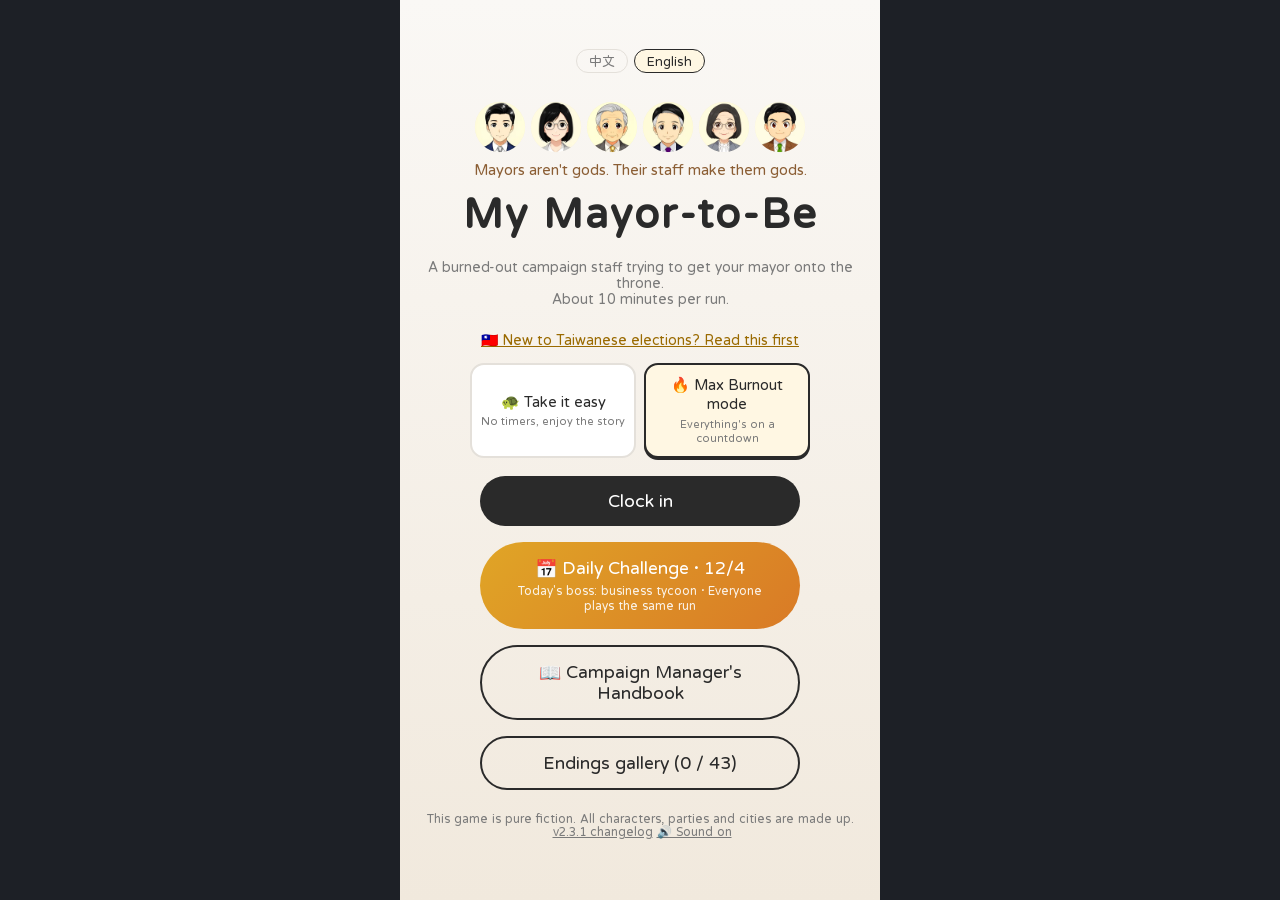
<file: index.html>
<!doctype html>
<html lang="zh-Hant">
<head>
<meta charset="utf-8">
<meta name="viewport" content="width=device-width, initial-scale=1, viewport-fit=cover">
<title>我推的市長</title>
<meta name="description" content="爆肝的幕僚團隊，想辦法把你的市長送上寶座。">
<meta property="og:title" content="我推的市長">
<meta property="og:description" content="你是爆肝的競選總幹事，老闆是抽到的。十分鐘，把老闆送上市長寶座。">
<meta property="og:type" content="website">
<meta property="og:url" content="https://mochachen1225-create.github.io/my-mayor/">
<meta property="og:image" content="https://mochachen1225-create.github.io/my-mayor/og.png">
<meta property="og:image:width" content="1200">
<meta property="og:image:height" content="630">
<meta property="og:locale" content="zh_TW">
<meta name="twitter:card" content="summary_large_image">
<meta name="twitter:title" content="我推的市長">
<meta name="twitter:description" content="你是爆肝的競選總幹事，老闆是抽到的。十分鐘，把老闆送上市長寶座。">
<meta name="twitter:image" content="https://mochachen1225-create.github.io/my-mayor/og.png">
<link rel="preconnect" href="https://fonts.googleapis.com">
<link rel="preconnect" href="https://fonts.gstatic.com" crossorigin>
<link href="https://fonts.googleapis.com/css2?family=Huninn&display=swap" rel="stylesheet">
<link rel="stylesheet" href="style.css?v=2.3.1">
</head>
<body>
<div id="app"></div>
<script src="js/i18n.js?v=2.3.1"></script>
<script src="js/i18n.en.js?v=2.3.1"></script>
<script src="js/avatar.js?v=2.3.1"></script>
<script src="js/data.js?v=2.3.1"></script>
<script src="js/fx.js?v=2.3.1"></script>
<script src="js/engine.js?v=2.3.1"></script>
<script src="js/game.js?v=2.3.1"></script>
</body>
</html>
</file>
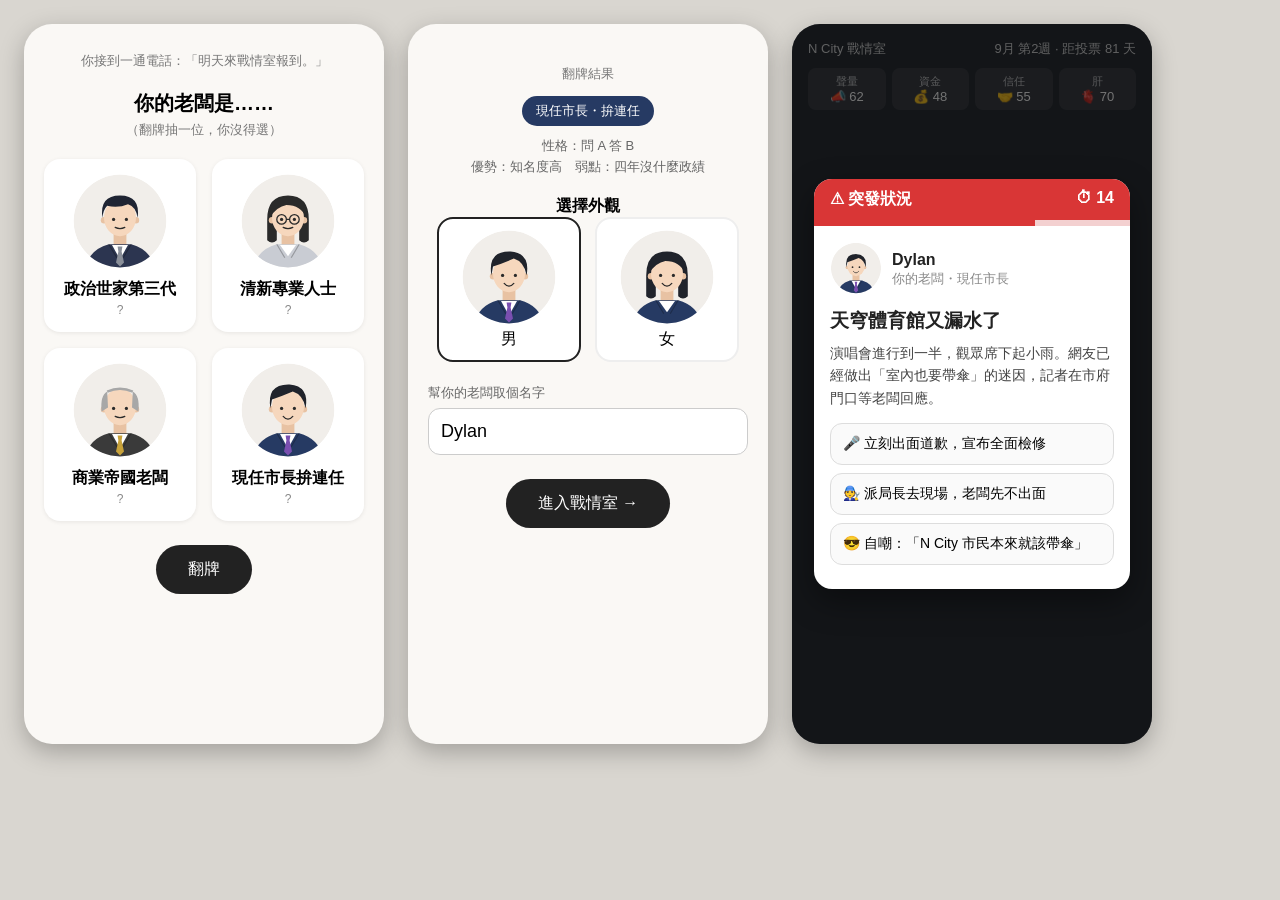
<file: docs/mockups/mockup.html>
<!doctype html>
<html lang="zh-Hant">
<head>
<meta charset="utf-8">
<meta name="viewport" content="width=device-width, initial-scale=1">
<title>我推的市長 — 畫面草圖</title>
<style>
  body { margin: 0; padding: 24px; background: #d9d6d0; font-family: "PingFang TC", "Noto Sans TC", "Microsoft JhengHei", sans-serif; display: flex; gap: 24px; align-items: flex-start; }
  .phone { width: 360px; height: 720px; border-radius: 28px; overflow: hidden; position: relative; box-shadow: 0 8px 24px rgba(0,0,0,.25); }

  /* 畫面一：抽老闆 */
  .draw { background: #faf8f5; padding: 28px 20px; box-sizing: border-box; }
  .draw h1 { font-size: 20px; margin: 8px 0 4px; text-align: center; }
  .draw p.sub { text-align: center; color: #777; font-size: 13px; margin: 0 0 20px; }
  .grid { display: grid; grid-template-columns: 1fr 1fr; gap: 16px; }
  .cand { background: #fff; border-radius: 16px; padding: 14px 8px; text-align: center; box-shadow: 0 1px 4px rgba(0,0,0,.08); }
  .cand svg { width: 96px; height: 96px; }
  .cand b { display: block; font-size: 16px; margin-top: 6px; }
  .cand span { font-size: 12px; color: #888; }
  .btn { display: block; margin: 24px auto 0; background: #222; color: #fff; border: 0; border-radius: 999px; padding: 14px 32px; font-size: 16px; }

  /* 畫面二：取名、選性別 */
  .name { background: #faf8f5; padding: 28px 20px; box-sizing: border-box; text-align: center; }
  .name .type { display: inline-block; background: #263a63; color: #fff; border-radius: 999px; padding: 6px 14px; font-size: 13px; }
  .name .trait { font-size: 13px; color: #666; margin: 10px 0 18px; line-height: 1.6; }
  .pick { display: flex; gap: 14px; justify-content: center; }
  .pick div { background: #fff; border: 2px solid #eee; border-radius: 16px; padding: 10px; width: 120px; }
  .pick div.on { border-color: #222; }
  .pick svg { width: 96px; height: 96px; }
  .field { margin: 22px 0 6px; text-align: left; font-size: 13px; color: #666; }
  .input { border: 1.5px solid #ccc; border-radius: 12px; padding: 12px; font-size: 18px; text-align: left; background: #fff; }

  /* 畫面三：戰情室＋緊急卡牌 */
  .room { background: #2b2f36; color: #fff; }
  .hud { padding: 16px; font-size: 13px; }
  .hud .top { display: flex; justify-content: space-between; opacity: .8; }
  .stats { display: grid; grid-template-columns: repeat(4, 1fr); gap: 6px; margin-top: 10px; }
  .stat { background: rgba(255,255,255,.08); border-radius: 8px; padding: 6px; text-align: center; }
  .stat i { display: block; font-style: normal; font-size: 11px; opacity: .7; }
  .overlay { position: absolute; inset: 0; background: rgba(0,0,0,.55); display: flex; align-items: center; justify-content: center; }
  .card { width: 316px; background: #fff; color: #222; border-radius: 18px; overflow: hidden; box-shadow: 0 12px 32px rgba(0,0,0,.4); }
  .card .head { background: #d93636; color: #fff; padding: 10px 16px; font-weight: bold; display: flex; justify-content: space-between; }
  .timer { height: 6px; background: #f3d0d0; }
  .timer div { height: 100%; width: 70%; background: #d93636; }
  .card .body { padding: 16px; }
  .who { display: flex; align-items: center; gap: 10px; margin-bottom: 10px; }
  .who svg { width: 52px; height: 52px; }
  .who small { color: #888; }
  .card h2 { font-size: 19px; margin: 4px 0 8px; }
  .card p { font-size: 14px; line-height: 1.6; margin: 0 0 14px; color: #444; }
  .opt { display: block; width: 100%; text-align: left; border: 1.5px solid #ddd; background: #fafafa; border-radius: 12px; padding: 11px 12px; font-size: 14px; margin-bottom: 8px; }
</style>
</head>
<body>

<div class="phone draw">
  <p class="sub">你接到一通電話：「明天來戰情室報到。」</p>
  <h1>你的老闆是……</h1>
  <p class="sub">（翻牌抽一位，你沒得選）</p>
  <div class="grid" id="grid"></div>
  <button class="btn">翻牌</button>
</div>

<div class="phone name">
  <p class="sub" style="color:#777;font-size:13px">翻牌結果</p>
  <span class="type">現任市長・拚連任</span>
  <p class="trait">性格：問 A 答 B<br>優勢：知名度高　弱點：四年沒什麼政績</p>
  <b>選擇外觀</b>
  <div class="pick"><div class="on" id="m"></div><div id="f"></div></div>
  <p class="field">幫你的老闆取個名字</p>
  <div class="input">Dylan</div>
  <button class="btn">進入戰情室 →</button>
</div>

<div class="phone room">
  <div class="hud">
    <div class="top"><span>N City 戰情室</span><span>9月 第2週 · 距投票 81 天</span></div>
    <div class="stats">
      <div class="stat"><i>聲量</i>📣 62</div>
      <div class="stat"><i>資金</i>💰 48</div>
      <div class="stat"><i>信任</i>🤝 55</div>
      <div class="stat"><i>肝</i>🫀 70</div>
    </div>
  </div>
  <div class="overlay">
    <div class="card">
      <div class="head"><span>⚠ 突發狀況</span><span>⏱ 14</span></div>
      <div class="timer"><div></div></div>
      <div class="body">
        <div class="who"><span id="boss"></span><div><b>Dylan</b><br><small>你的老闆・現任市長</small></div></div>
        <h2>天穹體育館又漏水了</h2>
        <p>演唱會進行到一半，觀眾席下起小雨。網友已經做出「室內也要帶傘」的迷因，記者在市府門口等老闆回應。</p>
        <button class="opt">🎤 立刻出面道歉，宣布全面檢修</button>
        <button class="opt">🧑‍🔧 派局長去現場，老闆先不出面</button>
        <button class="opt">😎 自嘲：「N City 市民本來就該帶傘」</button>
      </div>
    </div>
  </div>
</div>

<script>
// 簡單扁平風頭像：圓底、圓臉、西裝
function avatar(o) {
  const skin = '#f6d7bd', skinD = '#e8c2a3', ink = '#2a2a2a';
  const back = o.hair === 'bob'
    ? `<path d="M34 58 Q34 28 60 28 Q86 28 86 58 L86 84 Q80 90 74 84 L74 60 L46 60 L46 84 Q40 90 34 84 Z" fill="${o.hairColor}"/>` : '';
  const hair = {
    slick: `<path d="M38 56 Q34 28 60 28 Q86 28 82 56 Q80 42 70 39 Q58 44 44 41 Q39 46 38 56 Z" fill="${o.hairColor}"/>`,
    side:  `<path d="M38 58 Q33 27 62 28 Q87 30 82 58 Q79 41 66 37 Q52 43 40 47 Z" fill="${o.hairColor}"/>`,
    thin:  `<path d="M37 62 Q35 42 44 37 L45 57 Z M83 62 Q85 42 76 37 L75 57 Z" fill="${o.hairColor}"/><path d="M44 37 Q60 30 76 37" stroke="${o.hairColor}" stroke-width="3" fill="none"/>`,
    bob:   `<path d="M37 56 Q37 30 60 30 Q83 30 83 56 Q76 40 58 40 Q46 42 37 56 Z" fill="${o.hairColor}"/>`
  }[o.hair];
  const neckwear = o.tie
    ? `<path d="M50 90 L60 108 L70 90 Z" fill="#fff"/><path d="M57 92 L63 92 L62 98 L65 112 L60 117 L55 112 L58 98 Z" fill="${o.tie}"/>`
    : `<path d="M50 90 L60 104 L70 90 Z" fill="${o.inner || '#fff'}"/>`;
  const glasses = o.glasses
    ? `<g stroke="${ink}" stroke-width="1.6" fill="none"><circle cx="52" cy="58" r="6"/><circle cx="68" cy="58" r="6"/><path d="M58 58 L62 58"/></g>` : '';
  return `<svg viewBox="0 0 120 120"><defs><clipPath id="c${o.id}"><circle cx="60" cy="60" r="58"/></clipPath></defs>
  <g clip-path="url(#c${o.id})"><circle cx="60" cy="60" r="58" fill="#f1eeea"/>
  ${back}
  <rect x="52" y="74" width="16" height="18" fill="${skinD}"/>
  <path d="M16 122 Q20 96 46 89 L74 89 Q100 96 104 122 Z" fill="${o.suit}"/>
  ${neckwear}
  <path d="M46 89 L56 106 M74 89 L64 106" stroke="rgba(0,0,0,.25)" stroke-width="1.5"/>
  <circle cx="40" cy="59" r="4" fill="${skinD}"/><circle cx="80" cy="59" r="4" fill="${skinD}"/>
  <ellipse cx="60" cy="56" rx="20" ry="23" fill="${skin}"/>
  ${hair}
  <circle cx="52" cy="58" r="2" fill="${ink}"/><circle cx="68" cy="58" r="2" fill="${ink}"/>
  ${glasses}
  <path d="M54 68 Q60 ${o.bigSmile ? 75 : 71} 66 68" stroke="${ink}" stroke-width="1.6" fill="none" stroke-linecap="round"/>
  </g></svg>`;
}
const cands = [
  { id: 'A', name: 'Andrew', tag: '政治世家第三代', hair: 'slick', hairColor: '#1f2433', suit: '#2c3550', tie: '#8a8f99' },
  { id: 'B', name: 'Blair', tag: '清新專業人士',   hair: 'bob',   hairColor: '#2a2a2a', suit: '#c9ccd3', inner: '#fff', glasses: true },
  { id: 'C', name: 'Charles', tag: '商業帝國老闆',   hair: 'thin',  hairColor: '#a7a7a7', suit: '#3a3a3a', tie: '#c8a23a' },
  { id: 'D', name: 'Dylan', tag: '現任市長拚連任', hair: 'side',  hairColor: '#20232b', suit: '#263a63', tie: '#7a4fb0', bigSmile: true }
];
document.getElementById('grid').innerHTML = cands.map(c =>
  `<div class="cand">${avatar(c)}<b>${c.tag}</b><span>?</span></div>`).join('');
document.getElementById('boss').innerHTML = avatar({ ...cands[3], id: 'D2' });
document.getElementById('m').innerHTML = avatar({ ...cands[3], id: 'Dm' }) + '<br>男';
document.getElementById('f').innerHTML = avatar({ ...cands[3], id: 'Df', hair: 'bob', tie: null, inner: '#fff', bigSmile: true }) + '<br>女';
</script>
</body>
</html>
</file>
<file: style.css>
:root {
  --paper: #faf8f5;
  --ink: #2a2a2a;
  --muted: #7a7a7a;
  --room: #2b2f36;
  --room2: #353a43;
  --red: #d93636;
  --gold: #e0a526;
  --green: #2e9e6a;
  --card: #fff;
  --line: #e4e0da;
}
/* 表情符號一律用系統彩色 emoji，避免被圓體字型換成黑白圖示 */
@font-face {
  font-family: 'ColorEmoji';
  src: local('Apple Color Emoji'), local('Segoe UI Emoji'), local('Noto Color Emoji');
  unicode-range: U+1F000-1FAFF, U+2600-27BF, U+2B00-2BFF, U+FE0F;
}
* { box-sizing: border-box; -webkit-tap-highlight-color: transparent; }
html, body { margin: 0; height: 100%; }
body {
  font-family: 'ColorEmoji', 'Huninn', 'PingFang TC', 'Noto Sans TC', 'Microsoft JhengHei', sans-serif;
  background: #1d2026;
  color: var(--ink);
  overscroll-behavior: none;
}
#app {
  max-width: 480px; margin: 0 auto; min-height: 100%; height: 100dvh;
  position: relative; overflow: hidden; background: var(--paper);
}
button { font-family: inherit; cursor: pointer; }
.screen { position: absolute; inset: 0; overflow-y: auto; padding: 24px 18px calc(24px + env(safe-area-inset-bottom)); }
.center { text-align: center; }
.muted { color: var(--muted); font-size: 14px; }
.btn {
  display: block; width: 100%; max-width: 320px; margin: 16px auto 0;
  background: var(--ink); color: #fff; border: 0; border-radius: 999px;
  padding: 15px 24px; font-size: 18px;
}
.btn.ghost { background: transparent; color: var(--ink); border: 2px solid var(--ink); }
.btn:active { transform: scale(.97); }

/* 標題畫面 */
.title { display: flex; flex-direction: column; justify-content: center; text-align: center; background: linear-gradient(#faf8f5, #f1e9dd); }
.title h1 { font-size: 44px; margin: 8px 0; letter-spacing: 2px; }
.title .tag { font-size: 16px; color: #8b5e34; margin-bottom: 4px; }
.title .faces { display: flex; justify-content: center; gap: 4px; margin: 18px 0 8px; }
.title .faces svg { width: 52px; height: 52px; }

/* 抽牌 */
.grid { display: grid; grid-template-columns: 1fr 1fr; gap: 14px; margin-top: 18px; }
.flip { perspective: 800px; height: 150px; }
.flip .inner { position: relative; width: 100%; height: 100%; transition: transform .6s; transform-style: preserve-3d; }
.flip.open .inner { transform: rotateY(180deg); }
.flip .face { position: absolute; inset: 0; backface-visibility: hidden; border-radius: 16px; display: flex; flex-direction: column; align-items: center; justify-content: center; box-shadow: 0 2px 6px rgba(0,0,0,.1); }
.flip .front { background: var(--room); color: #fff; font-size: 40px; }
.flip .front small { font-size: 13px; opacity: .7; margin-top: 6px; }
.flip .back { background: #fff; transform: rotateY(180deg); padding: 8px; text-align: center; }
.flip .back svg { width: 72px; height: 72px; }
.flip .back b { font-size: 15px; margin-top: 4px; }
.flip.dim { opacity: .35; }
.flip.pick .back { outline: 3px solid var(--gold); }

/* 設定 */
.badge { display: inline-block; background: var(--room); color: #fff; border-radius: 999px; padding: 6px 14px; font-size: 14px; }
.traits { background: #fff; border-radius: 14px; padding: 12px 14px; margin: 14px 0; font-size: 14px; line-height: 1.7; text-align: left; }
.pick2 { display: flex; gap: 14px; justify-content: center; }
.pick2 button { background: #fff; border: 2.5px solid #eee; border-radius: 16px; padding: 8px; width: 128px; font-size: 16px; }
.pick2 button.on { border-color: var(--ink); }
.pick2 svg { width: 96px; height: 96px; display: block; margin: 0 auto 2px; }
.field { margin: 18px 0 6px; font-size: 14px; color: var(--muted); }
input.name { width: 100%; border: 2px solid #ccc; border-radius: 12px; padding: 12px; font-size: 20px; font-family: inherit; background: #fff; }

/* 戰情室 */
.room { background: var(--room); color: #fff; padding: 0; display: flex; flex-direction: column; }
.hud { padding: 14px 14px 10px; background: rgba(0,0,0,.18); }
.hud .row { display: flex; justify-content: space-between; align-items: center; font-size: 14px; }
.hud .date b { font-size: 16px; }
.hud .clock { font-variant-numeric: tabular-nums; background: rgba(255,255,255,.1); padding: 3px 10px; border-radius: 999px; }
.hud .clock.late { background: #4b3a7a; }
.stats { display: grid; grid-template-columns: repeat(4, 1fr); gap: 5px; }
.stat { background: rgba(255,255,255,.08); border-radius: 10px; padding: 6px 2px 7px; text-align: center; font-size: 14px; white-space: nowrap; }
.stat i { display: block; font-style: normal; font-size: 10.5px; opacity: .7; letter-spacing: -0.3px; }
.stat .bar { height: 4px; background: rgba(255,255,255,.15); border-radius: 4px; margin-top: 4px; overflow: hidden; }
.stat .bar div { height: 100%; background: #9fd3a8; transition: width .5s; }
.stat.low .bar div { background: #ff7a7a; }
.stat.bump { animation: bump .5s; }
@keyframes bump { 50% { transform: scale(1.12); } }
.stage { flex: 1; overflow-y: auto; display: flex; flex-direction: column; align-items: center; justify-content: center; padding: 10px; position: relative; }
.stage .boss svg { width: 132px; height: 132px; }
.stage .who { margin-top: 6px; font-size: 15px; opacity: .85; }
.bubble { background: #fff; color: var(--ink); border-radius: 16px; padding: 10px 14px; margin-bottom: 12px; font-size: 16px; position: relative; max-width: 86%; text-align: center; }
.bubble:after { content: ''; position: absolute; left: 50%; bottom: -8px; margin-left: -8px; border: 8px solid transparent; border-top-color: #fff; border-bottom: 0; }
.bubble.shake { animation: shake .4s; }
@keyframes shake { 25% { transform: translateX(-6px); } 75% { transform: translateX(6px); } }

/* 卡牌 */
.overlay { position: absolute; inset: 0; background: rgba(0,0,0,.55); display: flex; align-items: center; justify-content: center; padding: 14px; z-index: 5; }
.card { width: 100%; max-width: 400px; max-height: 100%; overflow-y: auto; background: var(--card); color: var(--ink); border-radius: 20px; box-shadow: 0 12px 32px rgba(0,0,0,.4); animation: pop .25s ease-out; }
@keyframes pop { from { transform: scale(.85) translateY(20px); opacity: 0; } }
.card .head { padding: 10px 16px; color: #fff; display: flex; justify-content: space-between; align-items: center; font-size: 16px; }
.card .head .q { font-size: 13px; background: rgba(255,255,255,.25); padding: 2px 8px; border-radius: 999px; }
.k-fire .head, .k-crisis .head { background: var(--red); }
.k-main .head { background: #3a5ba0; }
.k-money .head { background: #8a6d1d; }
.k-tv .head { background: #8b1e1e; }
.k-daily .head { background: #4f6d5a; }
.k-build .head { background: #6b4fa0; }
.k-poll .head { background: #2e6f8e; }
.k-topic .head { background: #b5651d; }
.k-policy .head { background: #1f7a6d; }
.timer { height: 7px; background: #eee; }
.timer div { height: 100%; background: var(--red); width: 100%; }
.card .body { padding: 14px 16px 16px; }
.card .who { display: flex; align-items: center; gap: 10px; margin-bottom: 8px; }
.card .who svg { width: 50px; height: 50px; flex: none; }
.card .who small { color: var(--muted); }
.card .eyebrow { font-size: 13px; color: var(--muted); margin-bottom: 4px; letter-spacing: 1px; }
.card h2 { font-size: 21px; margin: 2px 0 8px; line-height: 1.35; }
.card p { font-size: 15px; line-height: 1.65; margin: 0 0 12px; color: #444; }
.opt { display: block; width: 100%; text-align: left; border: 2px solid #e6e2dc; background: #faf9f7; border-radius: 14px; padding: 12px; font-size: 16px; line-height: 1.45; margin-bottom: 8px; color: var(--ink); }
.opt:active { background: #f0ece6; }
.opt[disabled] { opacity: .4; }
.opt small { display: block; color: var(--muted); font-size: 12px; }
.res { font-size: 16px; line-height: 1.6; margin: 6px 0; padding: 10px 12px; border-radius: 12px; }
.res.good { background: #eaf6ee; }
.res.bad { background: #fdecec; }
.res.defy { background: #fff4dc; }
.res.boss { background: #ece8ff; font-size: 18px; }
.res.note { background: #f1f1f1; }
.res.say { background: transparent; font-size: 13px; color: var(--muted); padding: 6px 2px; margin-top: 4px; border-top: 1px dashed #e2ddd5; border-radius: 0; }
.res.say .who svg { width: 30px; height: 30px; }
.res .who svg { width: 40px; height: 40px; flex: none; }
.chips { display: flex; flex-wrap: wrap; gap: 6px; margin: 10px 0 2px; }
.chip { font-size: 13px; padding: 3px 9px; border-radius: 999px; background: #f0f0f0; }
.chip.up { background: #dff3e6; color: #1e6b45; }
.chip.down { background: #fbdede; color: #9b2222; }

/* 民調 */
.pollrow { margin: 10px 0; }
.pollrow .lab { display: flex; justify-content: space-between; font-size: 15px; margin-bottom: 4px; }
.pollrow .track { height: 18px; background: #eee; border-radius: 9px; overflow: hidden; }
.pollrow .track div { height: 100%; border-radius: 9px; transition: width 1s; width: 0; }

/* 週次轉場 */
.weekcard { text-align: center; }
.weekcard .big { font-size: 34px; margin: 6px 0; }

/* 結局 */
.end { background: linear-gradient(#2b2f36, #3d3150); color: #fff; text-align: center; }
.end .emoji { font-size: 64px; margin-top: 8px; }
.end h2 { font-size: 26px; margin: 6px 0; }
.end .story { background: rgba(255,255,255,.1); border-radius: 16px; padding: 14px; line-height: 1.75; font-size: 16px; text-align: left; }
.end .btn { background: #fff; color: var(--ink); }
.end .btn.ghost { background: transparent; color: #fff; border-color: #fff; }
.votes { margin: 14px 0; text-align: left; }
.votes .pollrow .lab { color: #fff; }
.votes .track { background: rgba(255,255,255,.15); }
.big-result { font-size: 30px; margin: 8px 0; }

/* 圖鑑 */
.gallery { display: grid; grid-template-columns: 1fr 1fr; gap: 10px; margin-top: 14px; }
.gallery div { background: #fff; border-radius: 12px; padding: 10px; font-size: 14px; text-align: center; min-height: 86px; }
.gallery div.lock { background: #e9e6e1; color: #aaa; }
.gallery .e { font-size: 30px; display: block; }

.toast { position: absolute; left: 50%; top: 14px; transform: translateX(-50%); background: #fff; color: var(--ink); padding: 8px 14px; border-radius: 999px; font-size: 14px; z-index: 20; box-shadow: 0 4px 12px rgba(0,0,0,.3); animation: pop .25s; }

/* 行程板 */
.board { width: 100%; max-width: 440px; }
.board-head { display: flex; align-items: center; gap: 10px; font-size: 16px; }
.board-head small { color: #bbb; font-size: 13px; }
.board-head .mini svg { width: 46px; height: 46px; display: block; }
.board-head .bsec { font-variant-numeric: tabular-nums; }
.board .timer { margin: 10px 0; border-radius: 4px; overflow: hidden; background: rgba(255,255,255,.15); }
.board .timer div { background: var(--gold); }
.board-grid { display: grid; grid-template-columns: 1fr 1fr; gap: 8px; }
.act { background: #fff; color: var(--ink); border: 0; border-radius: 14px; padding: 10px; text-align: left; font-size: 15px; line-height: 1.4; min-height: 74px; display: flex; flex-direction: column; justify-content: space-between; gap: 6px; }
.act small { color: var(--muted); font-size: 11.5px; }
.act:active { transform: scale(.97); }
.act[disabled] { opacity: .45; }

.profile-face { width: 120px; height: 120px; margin: 6px auto 0; }
.traits .who svg { width: 48px; height: 48px; flex: none; }
.traits .who { display: flex; align-items: center; gap: 10px; }

/* 肝：數字越高越健康，快爆時變紅閃爍 */
#st-liver.low { animation: liverblink 1s infinite; }
@keyframes liverblink { 50% { background: rgba(224, 85, 85, .35); } }
@media (prefers-reduced-motion: reduce) { #st-liver.low { animation: none; background: rgba(224, 85, 85, .35); } }
/* 對手聲勢 */
.rivalrow { display: flex; align-items: center; gap: 8px; margin-top: 8px; font-size: 13px; color: #ddd; }
.rivalrow .bar { flex: 1; height: 6px; background: rgba(255,255,255,.15); border-radius: 4px; overflow: hidden; }
.rivalrow .bar div { height: 100%; background: #a08bd6; transition: width .5s; }
.rivalrow b { font-weight: normal; min-width: 52px; text-align: right; }

/* 數值分區：候選人、總幹事、對手 */
.box { border: 1px solid rgba(255,255,255,.14); border-radius: 12px; padding: 6px 7px 7px; margin-top: 7px; }
.boxtitle { font-size: 12px; color: #bbb; margin: 0 0 5px 2px; }
.boxtitle b { color: #fff; font-weight: normal; }
.rivalbox { padding: 7px 9px; }
.rivalbox .rivalrow { margin-top: 0; }
#st-favor span { display: inline; }
#st-favor { white-space: nowrap; }
.stats.three { grid-template-columns: repeat(3, 1fr); }

/* 檢討會 */
.end .story .res { color: var(--ink); }
.statline { display: flex; justify-content: space-between; padding: 4px 0; border-bottom: 1px dashed rgba(255,255,255,.15); font-size: 15px; }

/* 總幹事手冊 */
.manual { position: absolute; inset: 0; z-index: 40; background: rgba(0,0,0,.6); display: flex; align-items: center; justify-content: center; padding: 14px; }
.mcard { background: var(--paper); color: var(--ink); border-radius: 18px; width: 100%; max-width: 420px; max-height: 100%; display: flex; flex-direction: column; overflow: hidden; }
.mhead { display: flex; justify-content: space-between; align-items: center; padding: 12px 16px; background: #3a5ba0; color: #fff; font-size: 17px; }
.mhead button { background: none; border: 0; color: #fff; font-size: 20px; }
.mbody { overflow-y: auto; padding: 4px 16px 18px; font-size: 15px; line-height: 1.7; }
.mbody h3 { font-size: 17px; margin: 16px 0 4px; }
.mbody ul { margin: 4px 0; padding-left: 20px; }
.mbody p { margin: 4px 0; }
.mbtn { background: rgba(255,255,255,.12); border: 0; border-radius: 999px; padding: 3px 9px; font-size: 14px; color: #fff; }

/* 頂列：窄螢幕不換行 */
.hud .row { gap: 8px; }
.hud .date { flex: 1; min-width: 0; font-size: 13px; line-height: 1.4; }
.hud .row > span:last-child { white-space: nowrap; flex: none; }
.hud .clock { white-space: nowrap; }

/* 總幹事的結局 */
.story.mgr { background: rgba(160, 139, 214, .18); border: 1px solid rgba(201, 184, 255, .35); }
.story.mgr .memoji { font-size: 40px; text-align: center; }
#closebox .opt { color: var(--ink); }

/* 首頁的新版提醒 */
.news { text-align: left; background: #fff; border: 2px solid #e0a526; border-radius: 14px; padding: 10px 14px; margin: 14px auto 0; max-width: 340px; font-size: 14px; line-height: 1.7; }
.news b { display: block; margin-bottom: 2px; }

/* 圖鑑分頁、稀有度、結局小卡 */
/* 分頁全部攤開（換行），不用左右滑，點了也不會跳回第一個 */
.tabs { display: flex; flex-wrap: wrap; gap: 6px; padding: 10px 0 4px; }
.tab { flex: 0 0 auto; border: 1.5px solid #ddd; background: #fff; border-radius: 999px; padding: 6px 12px; font-size: 14px; color: var(--ink); }
.tab small { margin-left: 4px; color: var(--muted); font-size: 11px; }
.tab.on { background: var(--ink); color: #fff; border-color: var(--ink); }
.tab.on small { color: #ddd; }
.gcell { position: relative; background: #fff; border: 0; border-radius: 12px; padding: 18px 8px 10px; font-size: 14px; text-align: center; min-height: 96px; color: var(--ink); width: 100%; }
.gcell.lock { background: #e9e6e1; color: #aaa; }
.gcell .e { font-size: 30px; display: block; }
.rtag { position: absolute; top: 6px; right: 6px; font-size: 10px; padding: 1px 6px; border-radius: 999px; }
.ecard .rtag { position: static; display: inline-block; font-size: 12px; padding: 2px 10px; }
.r-common { background: #eceae6; color: #777; }
.r-rare { background: #dbe7ff; color: #2d5bbf; }
.r-legend { background: #fff0c2; color: #9a6a00; }
.gcell.lock .rtag { opacity: .7; }
.ecard { text-align: center; }
.ecard .big-e { font-size: 56px; margin-top: 8px; }
.ecard h3 { margin: 4px 0 6px; }
.ecard .quip { font-size: 18px; margin: 14px 0; color: #5a3b8c; }
.einfo { text-align: left; background: #fff; border-radius: 12px; padding: 10px 12px; margin: 8px 0; font-size: 14px; line-height: 1.7; }
.runrow { display: block; width: 100%; text-align: left; background: #fff; border: 1.5px solid #e6e2dc; border-radius: 12px; padding: 10px 12px; margin: 8px 0; font-size: 14px; line-height: 1.6; color: var(--ink); }
.runrow b { display: block; }
.runrow small { color: var(--muted); }
.statline.dark { border-bottom-color: #e2ddd5; }

/* 首頁的更新小連結 */
.newslink { background: none; border: 0; color: #9a6a00; font-size: 14px; text-decoration: underline; margin-top: 10px; }
.verlink { background: none; border: 0; color: inherit; font-size: 12px; text-decoration: underline; padding: 0 0 0 4px; }
.newslist { padding-left: 20px; line-height: 1.8; }

/* 節奏選擇：慢慢來／極限爆肝 */
.pace { display: grid; grid-template-columns: 1fr 1fr; gap: 8px; width: 100%; max-width: 340px; margin: 14px auto 2px; }
.pace-opt { background: var(--card); border: 2px solid var(--line); border-radius: 14px; padding: 10px 6px; font: inherit; font-size: 15px; color: var(--ink); line-height: 1.3; }
.pace-opt small { display: block; color: var(--muted); font-size: 11px; margin-top: 3px; }
.pace-opt.on { border-color: var(--ink); background: #fff7e3; box-shadow: 0 2px 0 var(--ink); }
.slow .timer { visibility: hidden; }

/* ---------- v2.0 手感 ---------- */
.stat.bump.up { animation: bump .5s, glowup .9s; }
.stat.bump.down { animation: bump .5s, glowdown .9s; }
@keyframes glowup { 20%, 60% { box-shadow: 0 0 0 2px rgba(46, 158, 106, .6) inset; } }
@keyframes glowdown { 20%, 60% { box-shadow: 0 0 0 2px rgba(217, 54, 54, .6) inset; } }
.floater { position: fixed; z-index: 60; transform: translate(-50%, 0); font-weight: bold; font-size: 18px; pointer-events: none;
  text-shadow: 0 1px 0 #fff, 0 0 6px rgba(0,0,0,.25); animation: floatup 1.1s ease-out forwards; }
.floater.up { color: #1f8a57; }
.floater.down { color: #d93636; }
@keyframes floatup { from { opacity: 0; transform: translate(-50%, 6px) scale(.8); } 15% { opacity: 1; transform: translate(-50%, 0) scale(1.15); } to { opacity: 0; transform: translate(-50%, -38px) scale(1); } }
.card.shake { animation: shake .4s; }
.confetti { position: fixed; inset: 0; width: 100%; height: 100%; pointer-events: none; z-index: 80; }
.hurry .timer div { background: #d93636 !important; animation: hurry .5s infinite alternate; }
.hurry #sec, .hurry #bsec { color: #d93636; }
@keyframes hurry { to { opacity: .45; } }
.res.combo { background: linear-gradient(90deg, #fff1c9, #ffe0b8); color: #8a3b00; font-weight: bold; animation: pop .35s; }

/* 脆上的反應 */
.threads { margin-top: 10px; border-top: 1px dashed var(--line); padding-top: 8px; text-align: left; }
.th-head { font-size: 12px; color: var(--muted); margin-bottom: 4px; }
.th-post { display: flex; gap: 8px; padding: 6px 0; animation: pop .35s both; }
.th-post:nth-child(3) { animation-delay: .15s; }
.th-post:nth-child(4) { animation-delay: .3s; }
.th-ava { flex: 0 0 28px; height: 28px; border-radius: 50%; background: #2a2a2a; color: #fff; font-size: 13px; display: flex; align-items: center; justify-content: center; }
.th-body { min-width: 0; font-size: 14px; line-height: 1.4; }
.th-body b { font-size: 12px; margin-right: 6px; }
.th-body span { display: block; }
.th-body small { color: var(--muted); font-size: 11px; }

/* 掃街小遊戲 */
.mg .body { text-align: center; }
.mg-score { font-size: 15px; margin-bottom: 8px; }
.mg-score b { font-size: 26px; color: #e0a526; }
.mg-grid { display: grid; grid-template-columns: repeat(3, 1fr); gap: 8px; }
.mg-cell { position: relative; aspect-ratio: 1; max-width: 100%; border: 0; border-radius: 16px; background: #f1ece4; font-size: 26px; overflow: hidden; touch-action: manipulation; }
.mg-stall { position: absolute; bottom: 6px; left: 0; right: 0; font-size: 22px; opacity: .55; }
.mg-who { position: absolute; inset: 0; display: flex; align-items: center; justify-content: center; font-size: 44px; transform: translateY(100%); transition: transform .12s; }
.mg-cell.on .mg-who { transform: translateY(-6px); }
.mg-cell.gold { background: #fff1c9; box-shadow: 0 0 0 3px #e0a526 inset; }
.mg-cell.hit { background: #d8f3e4; }
.mg-cell.miss { background: #fbd9d9; }
.mg-end .mg-big { font-size: 64px; }

/* 開票夜 */
.counted { color: #ccc; font-size: 14px; margin: 4px 0 2px; }
.counted b { color: #ffd166; font-size: 20px; }
.vn { display: block; text-align: right; color: #aaa; font-size: 12px; font-variant-numeric: tabular-nums; }
.ticker { margin: 12px auto 0; max-width: 340px; background: rgba(255,255,255,.08); border-radius: 10px; padding: 10px 12px; color: #fff; font-size: 14px; min-height: 42px; }
.ticker.flash { animation: pop .3s; }

/* 語言切換 */
.langbar { display: flex; justify-content: center; gap: 6px; margin-bottom: 10px; }
.langbar button { background: transparent; border: 1.5px solid var(--line); border-radius: 999px; padding: 4px 12px; font: inherit; font-size: 13px; color: var(--muted); }
.langbar button.on { border-color: var(--ink); color: var(--ink); background: #fff7e3; }
html[lang="en"] .title h1 { font-size: 42px; white-space: nowrap; }
html[lang="en"] .title .tag { font-size: 15px; }

/* 電視辯論：觀眾好感條 */
.k-debate .head { background: #2b3a67; }
.aud { display: flex; align-items: center; gap: 8px; padding: 8px 14px 0; font-size: 13px; color: var(--muted); }
.aud span { white-space: nowrap; }
.aud-bar { flex: 1; height: 8px; border-radius: 99px; background: #e7e3ee; overflow: hidden; }
.aud-bar div { height: 100%; background: linear-gradient(90deg, #7a6ba8, #e0a526); transition: width .8s cubic-bezier(.2,.9,.3,1.2); }
.aud b { min-width: 26px; text-align: right; color: var(--ink); font-variant-numeric: tabular-nums; }
.aud.up .aud-bar div { background: linear-gradient(90deg, #2e9e6a, #e0a526); }
.aud.down .aud-bar div { background: linear-gradient(90deg, #d93636, #e07a5f); }

/* 本局稱號 */
.runtitle { margin: 14px auto 6px; max-width: 340px; background: rgba(255, 209, 102, .12); border: 2px solid rgba(255, 209, 102, .6); border-radius: 16px; padding: 10px 14px; text-align: center; color: #fff; }
.runtitle small { display: block; color: #ffd166; font-size: 12px; letter-spacing: 1px; }
.runtitle b { display: block; font-size: 20px; margin: 2px 0; }
.runtitle span { font-size: 13px; color: #ddd; }

/* 結果卡的「繼續」固定在卡片底部（.card 是捲動容器） */
.card #next { position: sticky; bottom: 0; z-index: 2; box-shadow: 0 -10px 16px 6px var(--card); }
/* 本局脆上最熱門的留言 */
.toppost { margin: 8px auto; max-width: 340px; background: rgba(255,255,255,.08); border-radius: 14px; padding: 8px 12px; text-align: left; color: #fff; }
.toppost > small { display: block; color: #c9b8ff; font-size: 12px; margin-bottom: 2px; }
.toppost .th-body small { color: #aaa; }
.toppost .th-ava { background: #6b5aa8; }

/* 今日挑戰 */
.btn.daily { background: linear-gradient(135deg, #e0a526, #d97a26); color: #fff; line-height: 1.3; }
.btn.daily small { display: block; font-size: 12px; opacity: .9; margin-top: 3px; }
.dailytag { display: inline-block; margin-bottom: 6px; font-size: 13px; color: #ffd166; background: rgba(255, 209, 102, .12); border: 1px solid rgba(255, 209, 102, .5); border-radius: 999px; padding: 3px 12px; }
</file>
